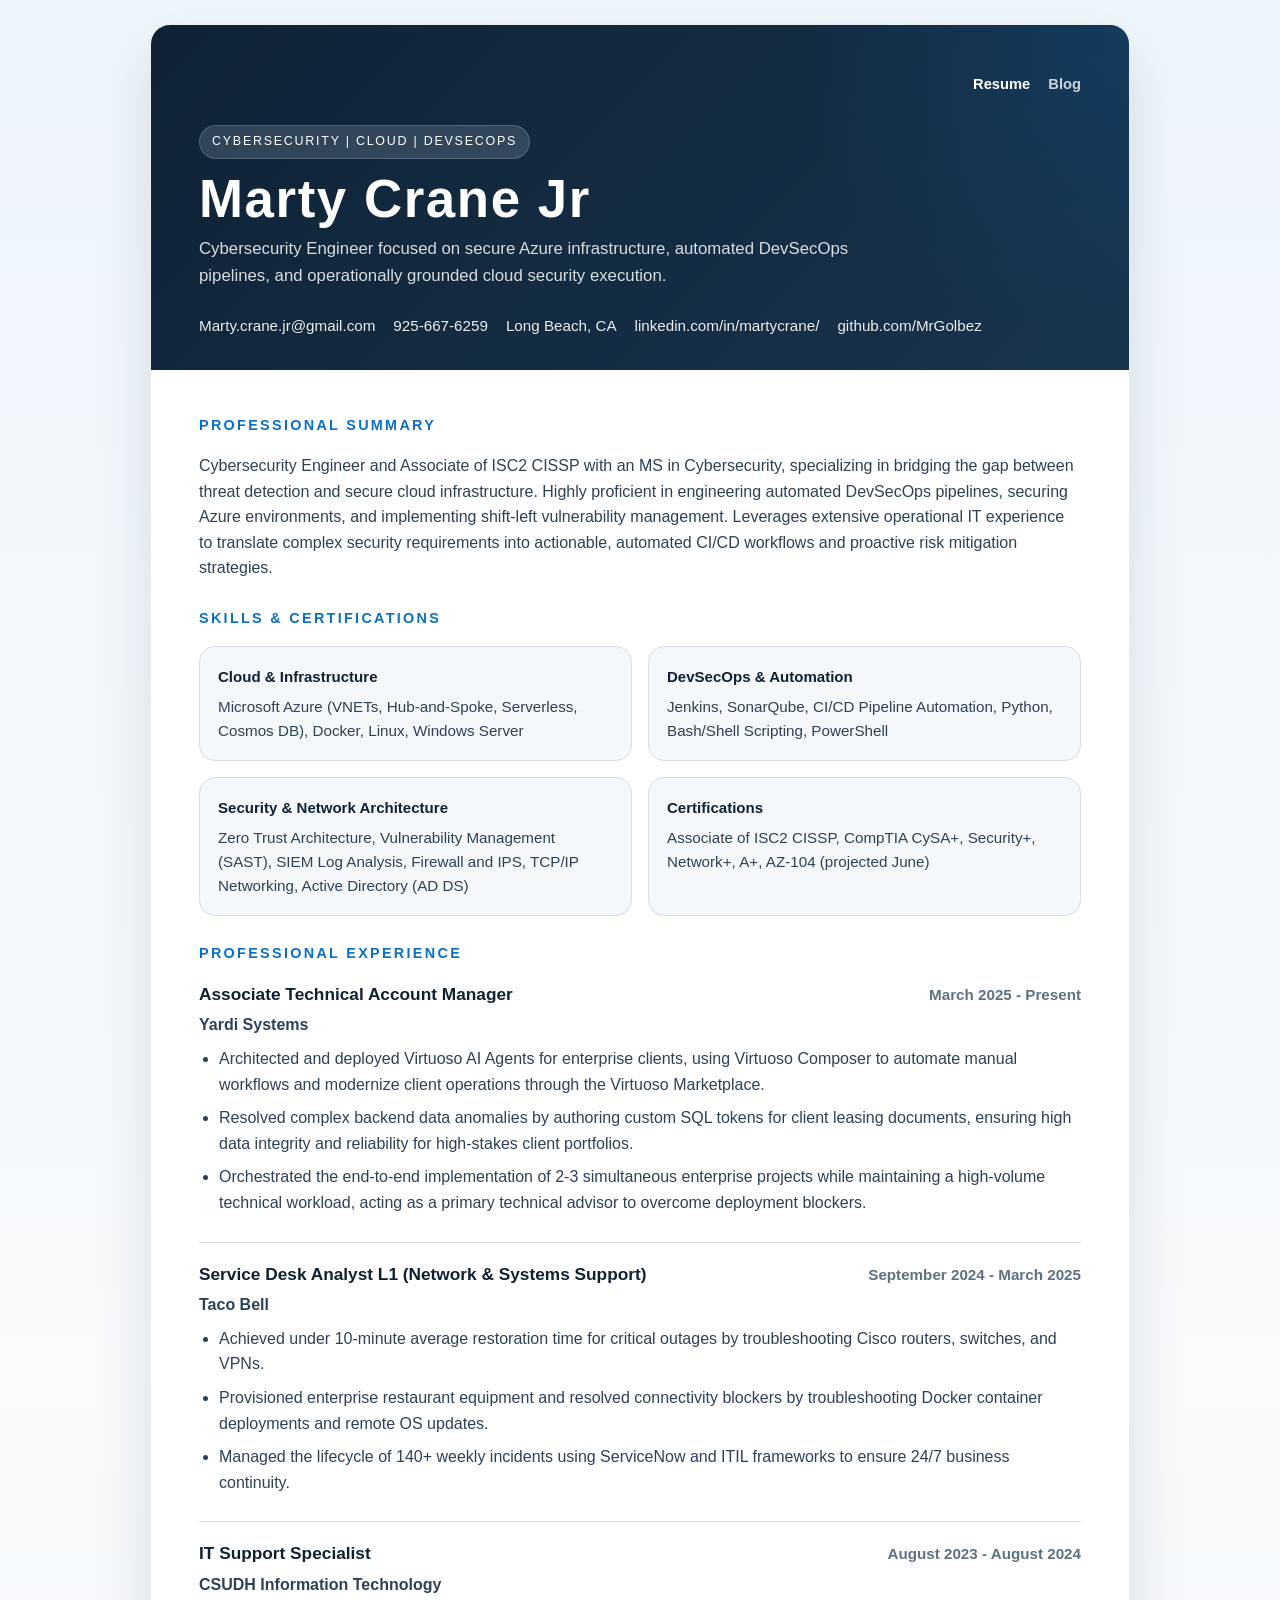
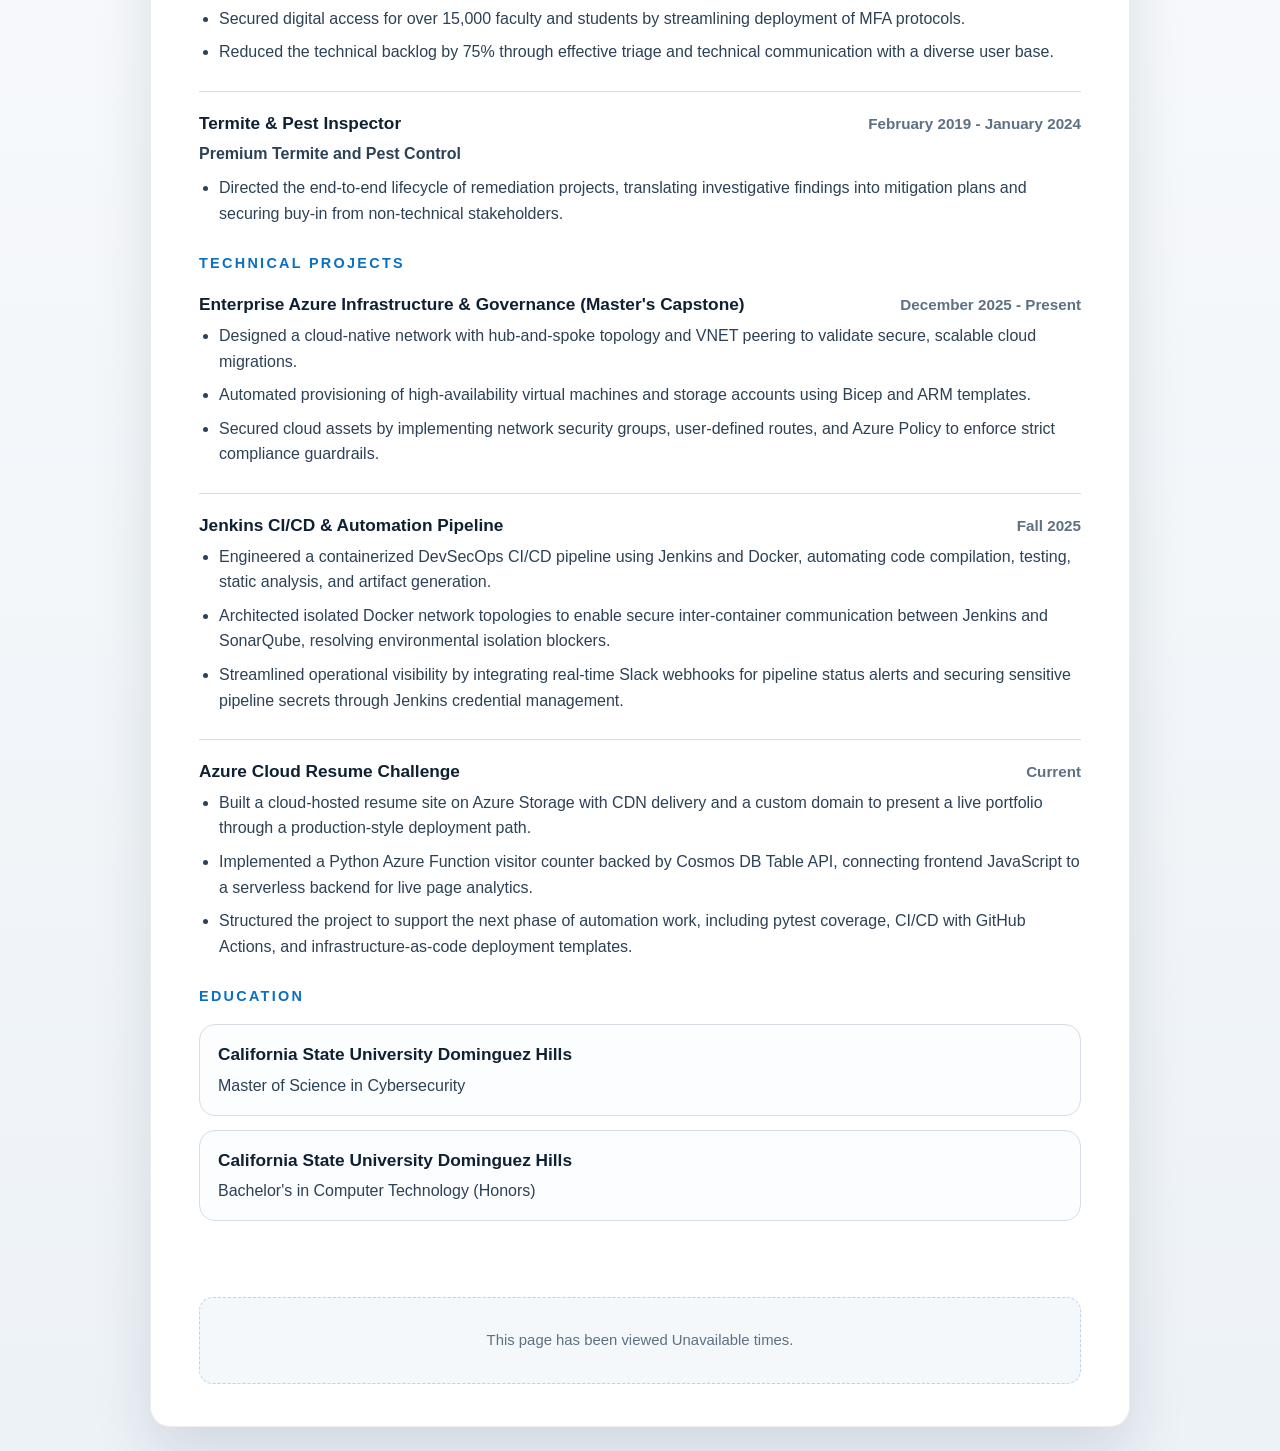
<file: index.html>
<!DOCTYPE html>
<html lang="en">
<head>
    <meta charset="UTF-8">
    <meta name="viewport" content="width=device-width, initial-scale=1.0">
    <title>Marty Crane Jr - Cybersecurity Engineer</title>
    <link rel="stylesheet" href="styles.css">
</head>
<body>
    <div class="container">
        <header>
            <nav class="site-nav" aria-label="Primary navigation">
                <a href="index.html" aria-current="page">Resume</a>
                <a href="blog.html">Blog</a>
            </nav>
            <span class="eyebrow">Cybersecurity | Cloud | DevSecOps</span>
            <h1>Marty Crane Jr</h1>
            <p class="headline">Cybersecurity Engineer focused on secure Azure infrastructure, automated DevSecOps pipelines, and operationally grounded cloud security execution.</p>
            <div class="contact-info">
                <a href="mailto:Marty.crane.jr@gmail.com">Marty.crane.jr@gmail.com</a>
                <span>925-667-6259</span>
                <span>Long Beach, CA</span>
                <a href="https://linkedin.com/in/martycrane/" target="_blank" rel="noreferrer">linkedin.com/in/martycrane/</a>
                <a href="https://github.com/MrGolbez" target="_blank" rel="noreferrer">github.com/MrGolbez</a>
            </div>
        </header>

        <main>
            <section>
                <h2>Professional Summary</h2>
                <p class="summary">Cybersecurity Engineer and Associate of ISC2 CISSP with an MS in Cybersecurity, specializing in bridging the gap between threat detection and secure cloud infrastructure. Highly proficient in engineering automated DevSecOps pipelines, securing Azure environments, and implementing shift-left vulnerability management. Leverages extensive operational IT experience to translate complex security requirements into actionable, automated CI/CD workflows and proactive risk mitigation strategies.</p>
            </section>

            <section>
                <h2>Skills &amp; Certifications</h2>
                <div class="skills-grid">
                    <div class="skill-card">
                        <strong>Cloud &amp; Infrastructure</strong>
                        <p>Microsoft Azure (VNETs, Hub-and-Spoke, Serverless, Cosmos DB), Docker, Linux, Windows Server</p>
                    </div>
                    <div class="skill-card">
                        <strong>DevSecOps &amp; Automation</strong>
                        <p>Jenkins, SonarQube, CI/CD Pipeline Automation, Python, Bash/Shell Scripting, PowerShell</p>
                    </div>
                    <div class="skill-card">
                        <strong>Security &amp; Network Architecture</strong>
                        <p>Zero Trust Architecture, Vulnerability Management (SAST), SIEM Log Analysis, Firewall and IPS, TCP/IP Networking, Active Directory (AD DS)</p>
                    </div>
                    <div class="skill-card">
                        <strong>Certifications</strong>
                        <p>Associate of ISC2 CISSP, CompTIA CySA+, Security+, Network+, A+, AZ-104 (projected June)</p>
                    </div>
                </div>
            </section>

            <section>
                <h2>Professional Experience</h2>

                <div class="section-item">
                    <div class="flex-heading">
                        <span class="job-title">Associate Technical Account Manager</span>
                        <span class="date">March 2025 - Present</span>
                    </div>
                    <div class="company">Yardi Systems</div>
                    <ul>
                        <li>Architected and deployed Virtuoso AI Agents for enterprise clients, using Virtuoso Composer to automate manual workflows and modernize client operations through the Virtuoso Marketplace.</li>
                        <li>Resolved complex backend data anomalies by authoring custom SQL tokens for client leasing documents, ensuring high data integrity and reliability for high-stakes client portfolios.</li>
                        <li>Orchestrated the end-to-end implementation of 2-3 simultaneous enterprise projects while maintaining a high-volume technical workload, acting as a primary technical advisor to overcome deployment blockers.</li>
                    </ul>
                </div>

                <div class="section-item">
                    <div class="flex-heading">
                        <span class="job-title">Service Desk Analyst L1 (Network &amp; Systems Support)</span>
                        <span class="date">September 2024 - March 2025</span>
                    </div>
                    <div class="company">Taco Bell</div>
                    <ul>
                        <li>Achieved under 10-minute average restoration time for critical outages by troubleshooting Cisco routers, switches, and VPNs.</li>
                        <li>Provisioned enterprise restaurant equipment and resolved connectivity blockers by troubleshooting Docker container deployments and remote OS updates.</li>
                        <li>Managed the lifecycle of 140+ weekly incidents using ServiceNow and ITIL frameworks to ensure 24/7 business continuity.</li>
                    </ul>
                </div>

                <div class="section-item">
                    <div class="flex-heading">
                        <span class="job-title">IT Support Specialist</span>
                        <span class="date">August 2023 - August 2024</span>
                    </div>
                    <div class="company">CSUDH Information Technology</div>
                    <ul>
                        <li>Secured digital access for over 15,000 faculty and students by streamlining deployment of MFA protocols.</li>
                        <li>Reduced the technical backlog by 75% through effective triage and technical communication with a diverse user base.</li>
                    </ul>
                </div>

                <div class="section-item">
                    <div class="flex-heading">
                        <span class="job-title">Termite &amp; Pest Inspector</span>
                        <span class="date">February 2019 - January 2024</span>
                    </div>
                    <div class="company">Premium Termite and Pest Control</div>
                    <ul>
                        <li>Directed the end-to-end lifecycle of remediation projects, translating investigative findings into mitigation plans and securing buy-in from non-technical stakeholders.</li>
                    </ul>
                </div>
            </section>

            <section>
                <h2>Technical Projects</h2>

                <div class="section-item">
                    <div class="flex-heading">
                        <span class="project-title">Enterprise Azure Infrastructure &amp; Governance (Master's Capstone)</span>
                        <span class="date">December 2025 - Present</span>
                    </div>
                    <ul>
                        <li>Designed a cloud-native network with hub-and-spoke topology and VNET peering to validate secure, scalable cloud migrations.</li>
                        <li>Automated provisioning of high-availability virtual machines and storage accounts using Bicep and ARM templates.</li>
                        <li>Secured cloud assets by implementing network security groups, user-defined routes, and Azure Policy to enforce strict compliance guardrails.</li>
                    </ul>
                </div>

                <div class="section-item">
                    <div class="flex-heading">
                        <span class="project-title">Jenkins CI/CD &amp; Automation Pipeline</span>
                        <span class="date">Fall 2025</span>
                    </div>
                    <ul>
                        <li>Engineered a containerized DevSecOps CI/CD pipeline using Jenkins and Docker, automating code compilation, testing, static analysis, and artifact generation.</li>
                        <li>Architected isolated Docker network topologies to enable secure inter-container communication between Jenkins and SonarQube, resolving environmental isolation blockers.</li>
                        <li>Streamlined operational visibility by integrating real-time Slack webhooks for pipeline status alerts and securing sensitive pipeline secrets through Jenkins credential management.</li>
                    </ul>
                </div>

                <div class="section-item">
                    <div class="flex-heading">
                        <span class="project-title">Azure Cloud Resume Challenge</span>
                        <span class="date">Current</span>
                    </div>
                    <ul>
                        <li>Built a cloud-hosted resume site on Azure Storage with CDN delivery and a custom domain to present a live portfolio through a production-style deployment path.</li>
                        <li>Implemented a Python Azure Function visitor counter backed by Cosmos DB Table API, connecting frontend JavaScript to a serverless backend for live page analytics.</li>
                        <li>Structured the project to support the next phase of automation work, including pytest coverage, CI/CD with GitHub Actions, and infrastructure-as-code deployment templates.</li>
                    </ul>
                </div>
            </section>

            <section>
                <h2>Education</h2>
                <div class="education-list">
                    <div class="education-item">
                        <div class="school-name">California State University Dominguez Hills</div>
                        <p>Master of Science in Cybersecurity</p>
                    </div>
                    <div class="education-item">
                        <div class="school-name">California State University Dominguez Hills</div>
                        <p>Bachelor's in Computer Technology (Honors)</p>
                    </div>
                </div>
            </section>
        </main>

        <footer class="counter-section">
            <p>This page has been viewed <span id="visitor-count" data-api-url="https://martycrane-resume-api-bxa8bwb9bsfrckb8.westus-01.azurewebsites.net/api/getresumecounter">Loading...</span> times.</p>
        </footer>
    </div>

    <script src="visitor-counter.js"></script>
</body>
</html>
</file>
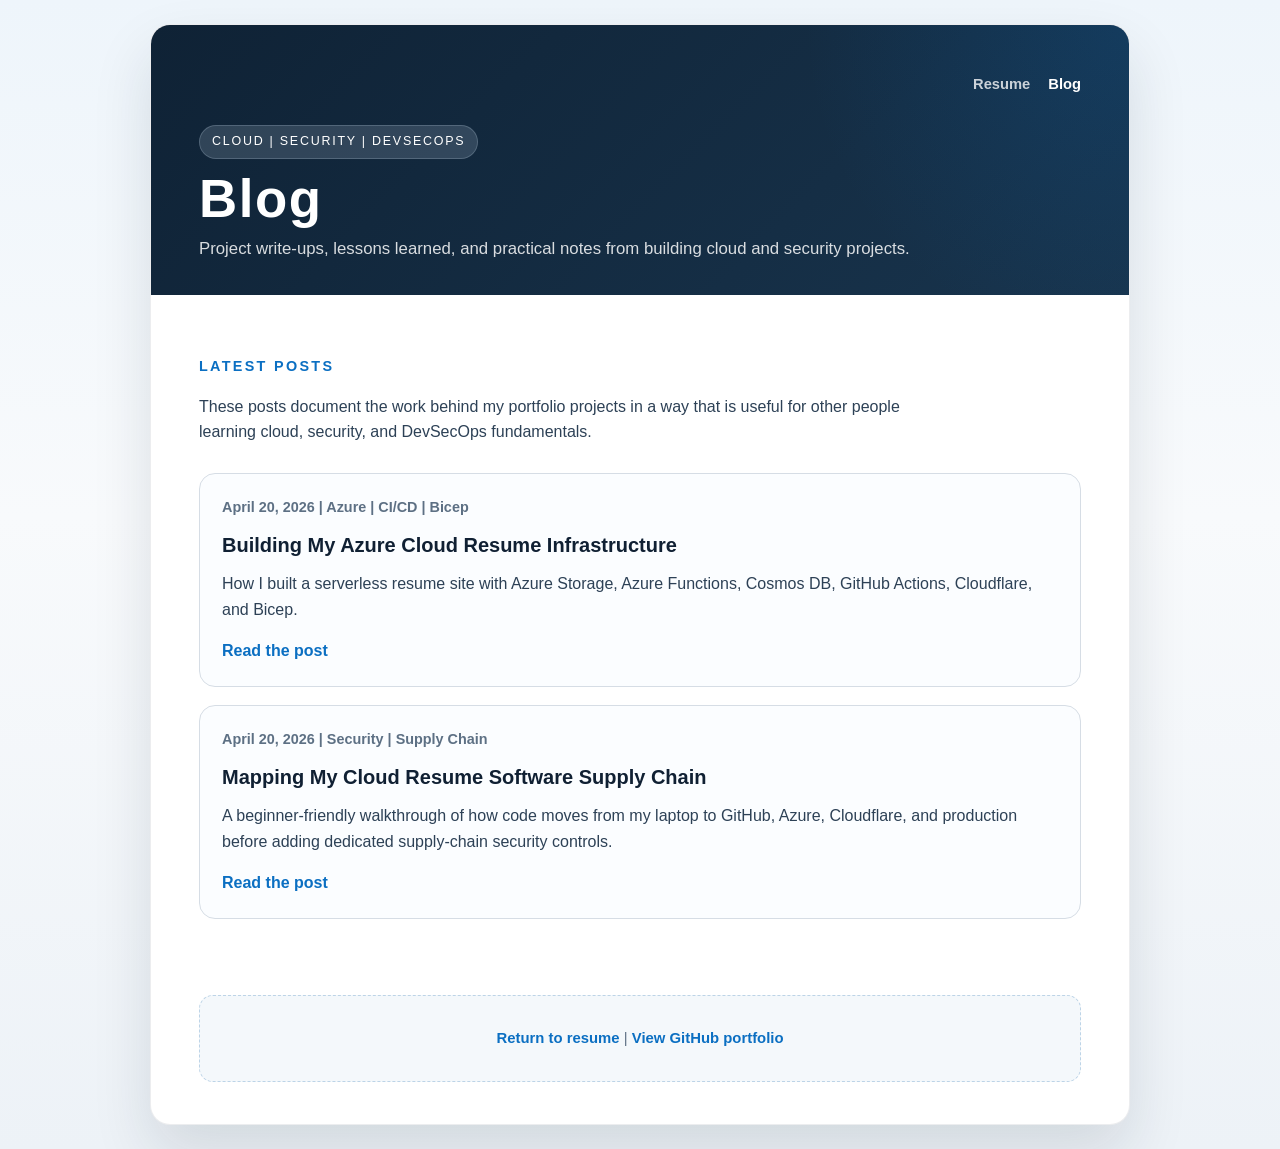
<file: blog.html>
<!DOCTYPE html>
<html lang="en">
<head>
    <meta charset="UTF-8">
    <meta name="viewport" content="width=device-width, initial-scale=1.0">
    <title>Blog - Marty Crane Jr</title>
    <link rel="stylesheet" href="styles.css">
</head>
<body>
    <div class="container">
        <header>
            <nav class="site-nav" aria-label="Primary navigation">
                <a href="index.html">Resume</a>
                <a href="blog.html" aria-current="page">Blog</a>
            </nav>
            <span class="eyebrow">Cloud | Security | DevSecOps</span>
            <h1>Blog</h1>
            <p class="headline">Project write-ups, lessons learned, and practical notes from building cloud and security projects.</p>
        </header>

        <main class="article-layout">
            <section class="blog-intro">
                <h2>Latest Posts</h2>
                <p class="summary">These posts document the work behind my portfolio projects in a way that is useful for other people learning cloud, security, and DevSecOps fundamentals.</p>
            </section>

            <section class="post-list" aria-label="Blog posts">
                <article class="post-card">
                    <div class="post-card-meta">April 20, 2026 | Azure | CI/CD | Bicep</div>
                    <h2><a href="posts/2026-04-20-cloud-resume-challenge.html">Building My Azure Cloud Resume Infrastructure</a></h2>
                    <p>How I built a serverless resume site with Azure Storage, Azure Functions, Cosmos DB, GitHub Actions, Cloudflare, and Bicep.</p>
                    <a class="read-more" href="posts/2026-04-20-cloud-resume-challenge.html">Read the post</a>
                </article>

                <article class="post-card">
                    <div class="post-card-meta">April 20, 2026 | Security | Supply Chain</div>
                    <h2><a href="posts/2026-04-20-supply-chain-baseline.html">Mapping My Cloud Resume Software Supply Chain</a></h2>
                    <p>A beginner-friendly walkthrough of how code moves from my laptop to GitHub, Azure, Cloudflare, and production before adding dedicated supply-chain security controls.</p>
                    <a class="read-more" href="posts/2026-04-20-supply-chain-baseline.html">Read the post</a>
                </article>
            </section>
        </main>

        <footer class="counter-section">
            <p><a href="index.html">Return to resume</a> | <a href="https://github.com/MrGolbez" target="_blank" rel="noreferrer">View GitHub portfolio</a></p>
        </footer>
    </div>
</body>
</html>
</file>
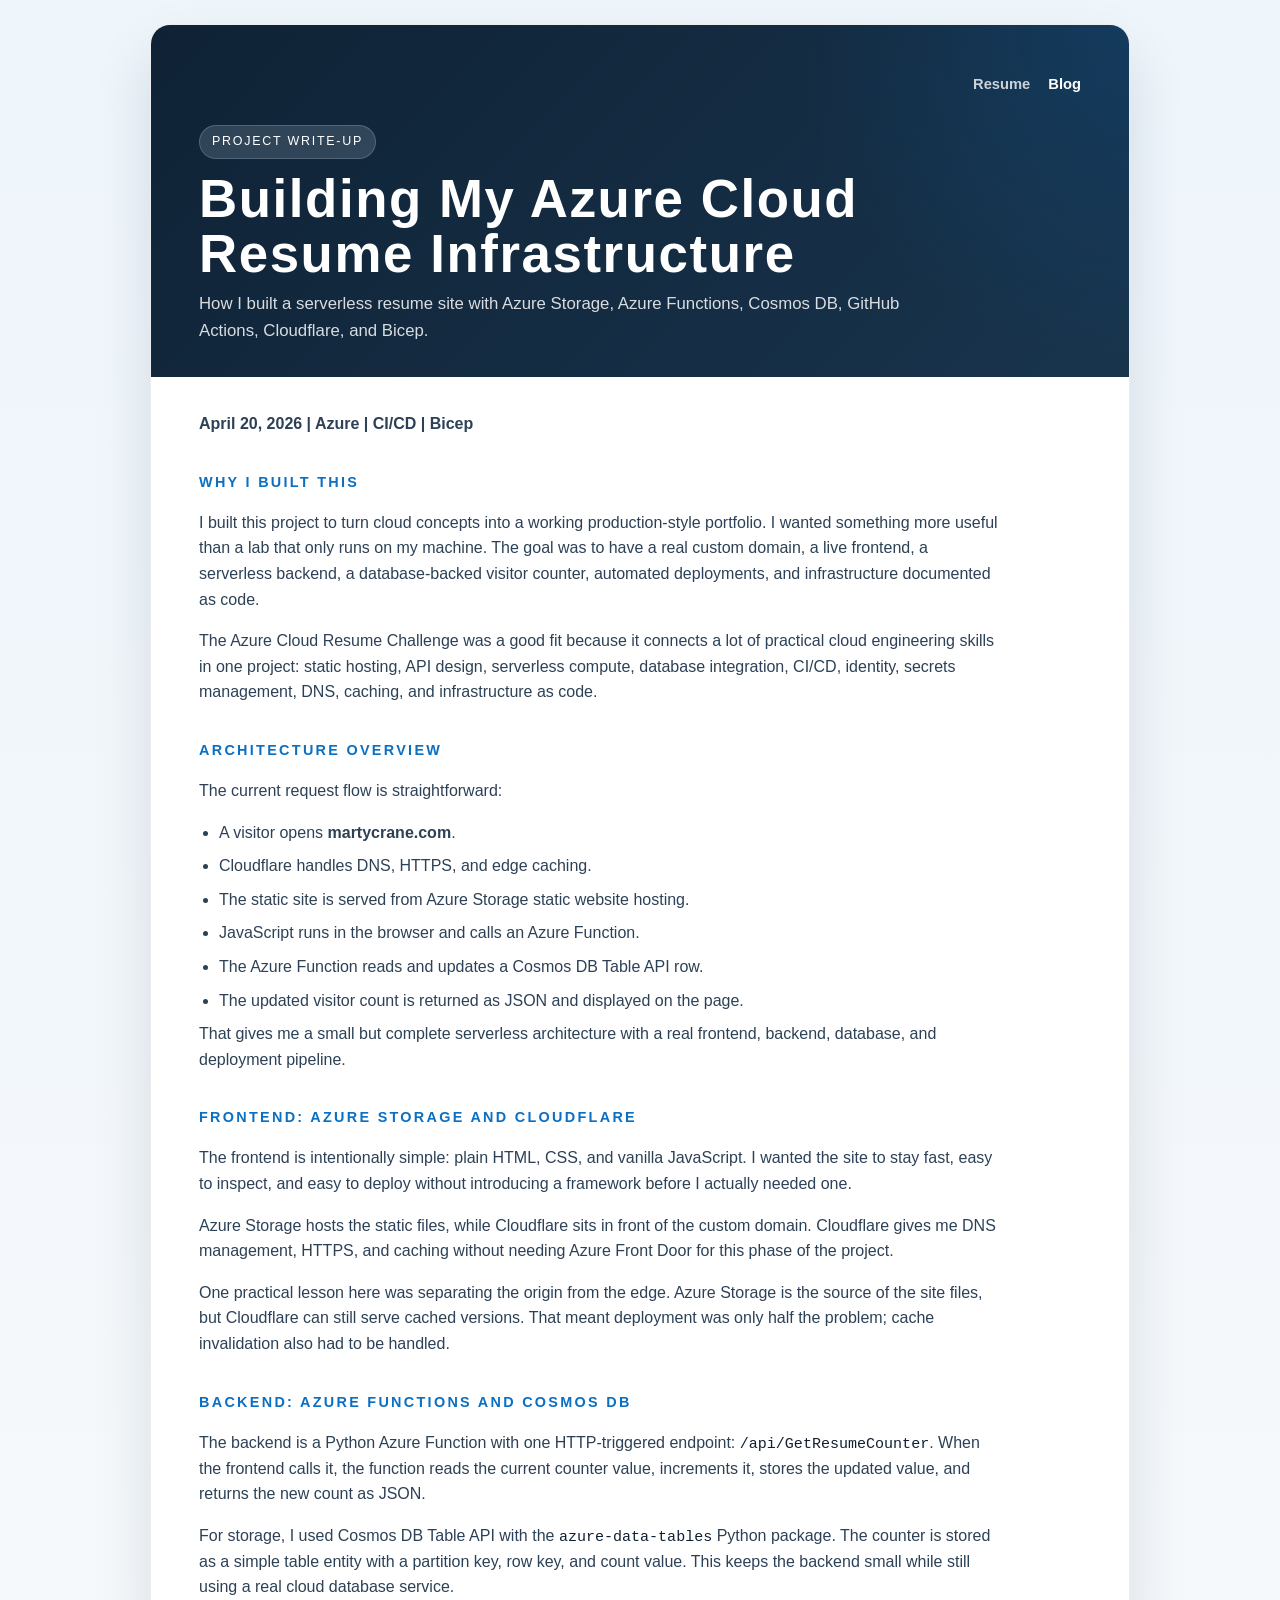
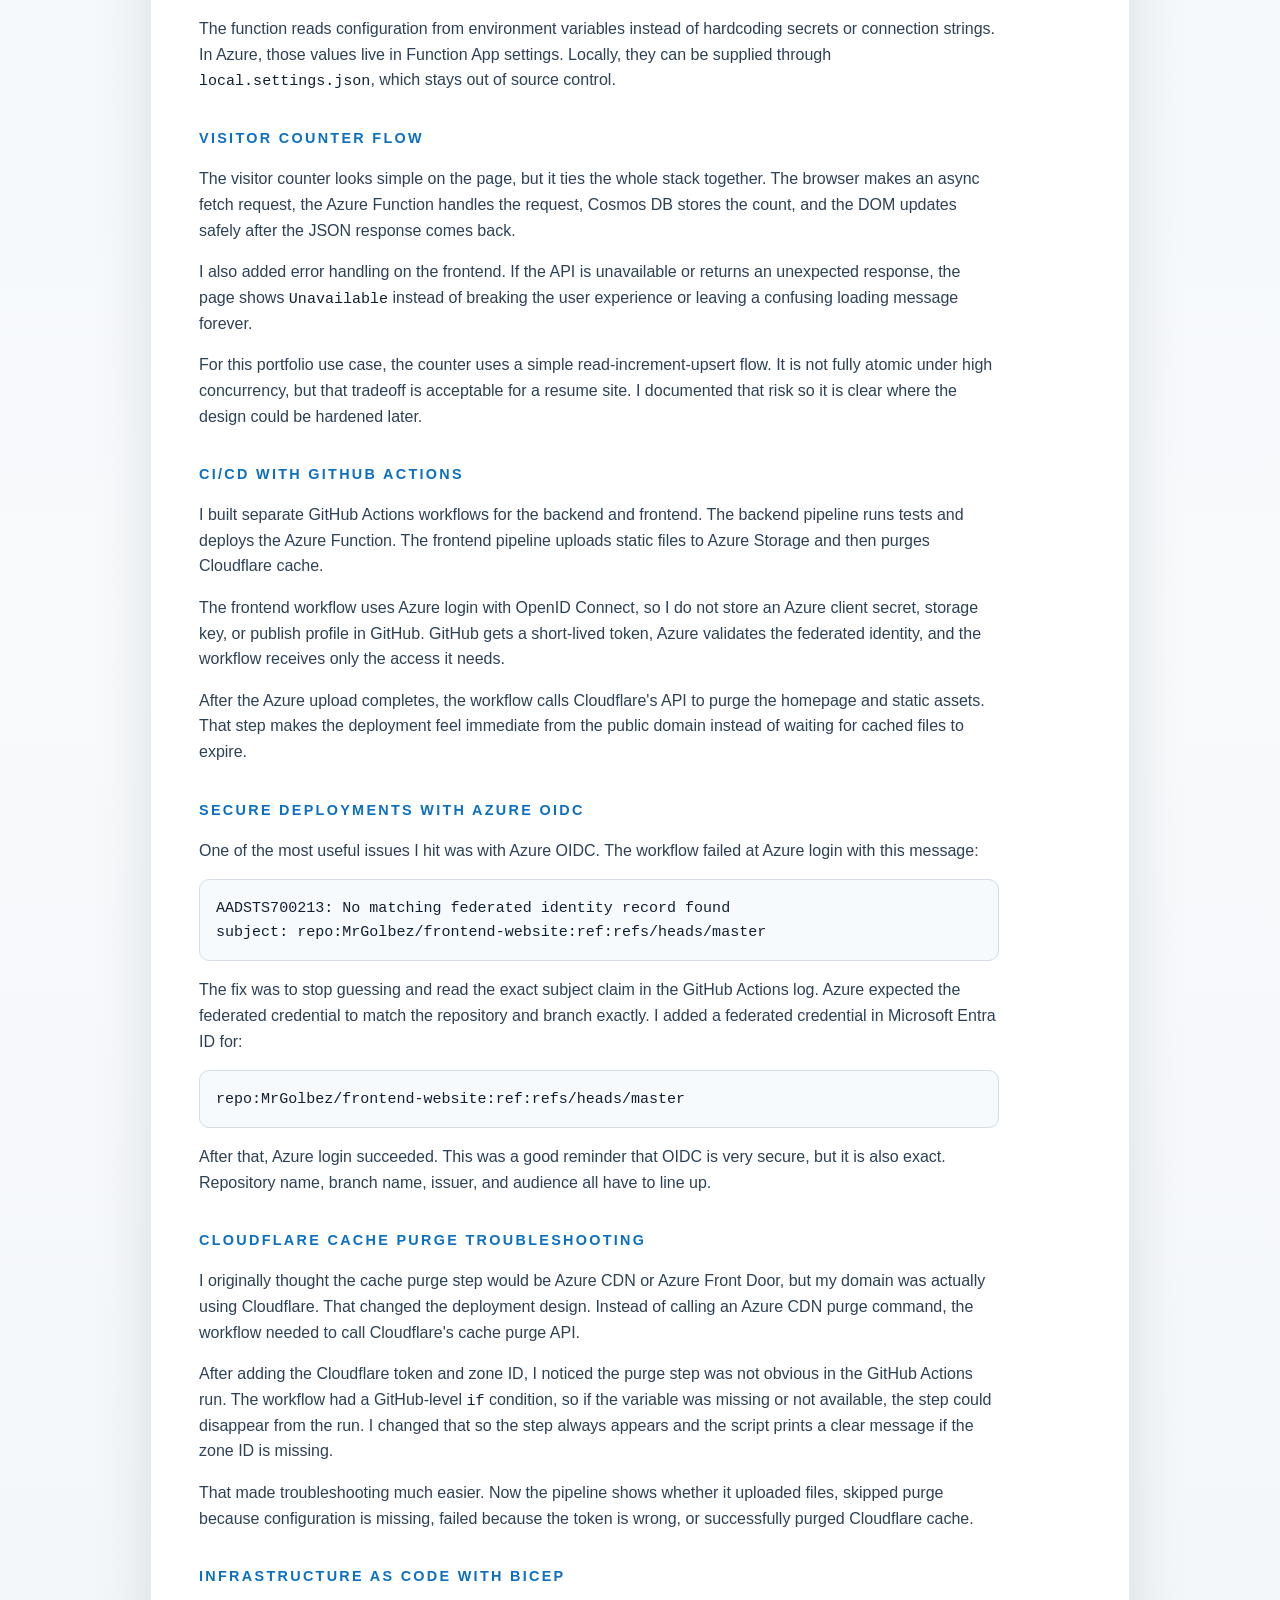
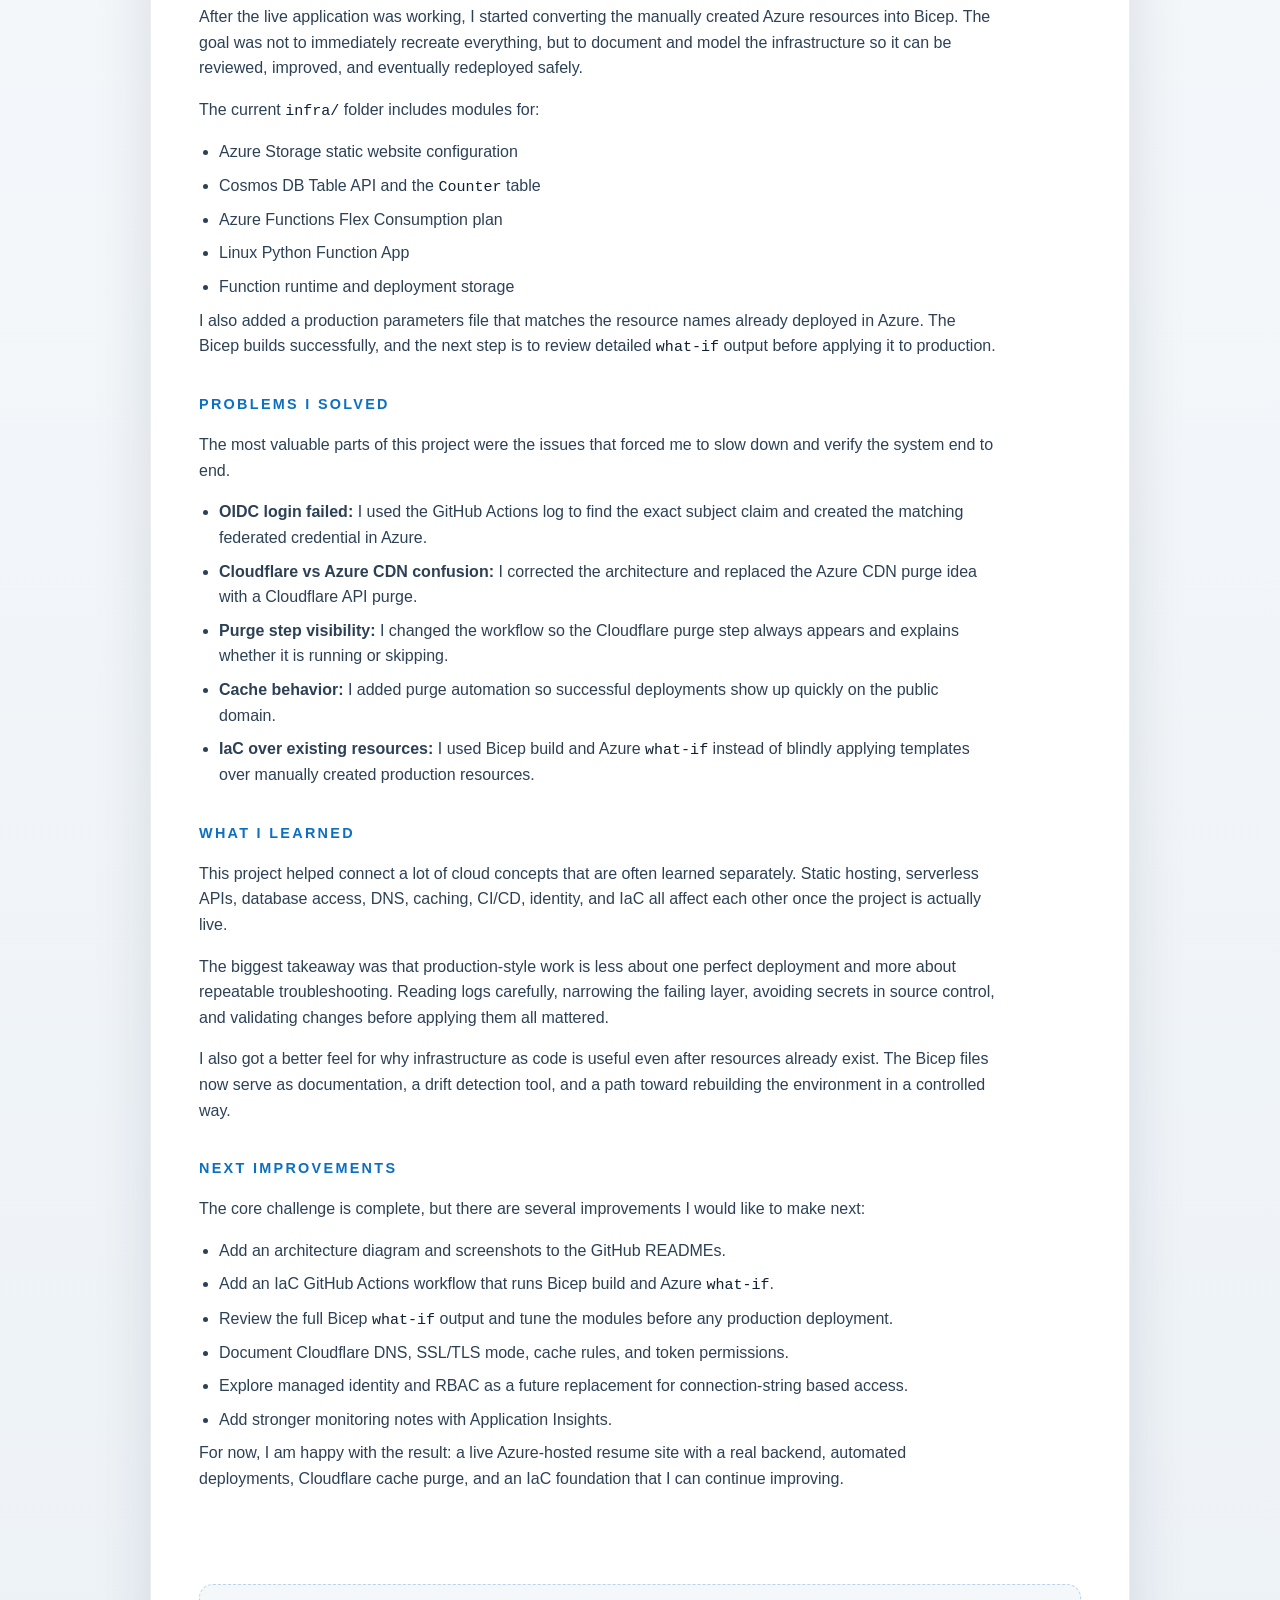
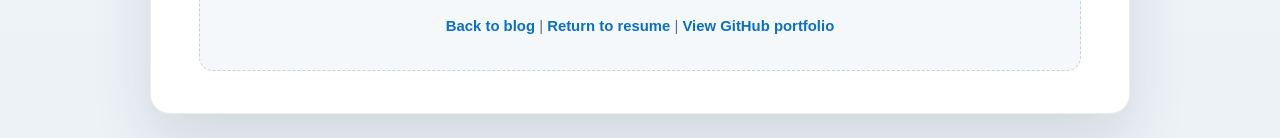
<file: posts/2026-04-20-cloud-resume-challenge.html>
<!DOCTYPE html>
<html lang="en">
<head>
    <meta charset="UTF-8">
    <meta name="viewport" content="width=device-width, initial-scale=1.0">
    <title>Building My Azure Cloud Resume Infrastructure - Marty Crane Jr</title>
    <link rel="stylesheet" href="../styles.css">
</head>
<body>
    <div class="container">
        <header>
            <nav class="site-nav" aria-label="Primary navigation">
                <a href="../index.html">Resume</a>
                <a href="../blog.html" aria-current="page">Blog</a>
            </nav>
            <span class="eyebrow">Project Write-Up</span>
            <h1>Building My Azure Cloud Resume Infrastructure</h1>
            <p class="headline">How I built a serverless resume site with Azure Storage, Azure Functions, Cosmos DB, GitHub Actions, Cloudflare, and Bicep.</p>
        </header>

        <main class="article-layout">
            <article class="blog-article">
                <p class="article-meta">April 20, 2026 | Azure | CI/CD | Bicep</p>

                <section>
                    <h2>Why I Built This</h2>
                    <p>I built this project to turn cloud concepts into a working production-style portfolio. I wanted something more useful than a lab that only runs on my machine. The goal was to have a real custom domain, a live frontend, a serverless backend, a database-backed visitor counter, automated deployments, and infrastructure documented as code.</p>
                    <p>The Azure Cloud Resume Challenge was a good fit because it connects a lot of practical cloud engineering skills in one project: static hosting, API design, serverless compute, database integration, CI/CD, identity, secrets management, DNS, caching, and infrastructure as code.</p>
                </section>

                <section>
                    <h2>Architecture Overview</h2>
                    <p>The current request flow is straightforward:</p>
                    <ul>
                        <li>A visitor opens <strong>martycrane.com</strong>.</li>
                        <li>Cloudflare handles DNS, HTTPS, and edge caching.</li>
                        <li>The static site is served from Azure Storage static website hosting.</li>
                        <li>JavaScript runs in the browser and calls an Azure Function.</li>
                        <li>The Azure Function reads and updates a Cosmos DB Table API row.</li>
                        <li>The updated visitor count is returned as JSON and displayed on the page.</li>
                    </ul>
                    <p>That gives me a small but complete serverless architecture with a real frontend, backend, database, and deployment pipeline.</p>
                </section>

                <section>
                    <h2>Frontend: Azure Storage And Cloudflare</h2>
                    <p>The frontend is intentionally simple: plain HTML, CSS, and vanilla JavaScript. I wanted the site to stay fast, easy to inspect, and easy to deploy without introducing a framework before I actually needed one.</p>
                    <p>Azure Storage hosts the static files, while Cloudflare sits in front of the custom domain. Cloudflare gives me DNS management, HTTPS, and caching without needing Azure Front Door for this phase of the project.</p>
                    <p>One practical lesson here was separating the origin from the edge. Azure Storage is the source of the site files, but Cloudflare can still serve cached versions. That meant deployment was only half the problem; cache invalidation also had to be handled.</p>
                </section>

                <section>
                    <h2>Backend: Azure Functions And Cosmos DB</h2>
                    <p>The backend is a Python Azure Function with one HTTP-triggered endpoint: <code>/api/GetResumeCounter</code>. When the frontend calls it, the function reads the current counter value, increments it, stores the updated value, and returns the new count as JSON.</p>
                    <p>For storage, I used Cosmos DB Table API with the <code>azure-data-tables</code> Python package. The counter is stored as a simple table entity with a partition key, row key, and count value. This keeps the backend small while still using a real cloud database service.</p>
                    <p>The function reads configuration from environment variables instead of hardcoding secrets or connection strings. In Azure, those values live in Function App settings. Locally, they can be supplied through <code>local.settings.json</code>, which stays out of source control.</p>
                </section>

                <section>
                    <h2>Visitor Counter Flow</h2>
                    <p>The visitor counter looks simple on the page, but it ties the whole stack together. The browser makes an async fetch request, the Azure Function handles the request, Cosmos DB stores the count, and the DOM updates safely after the JSON response comes back.</p>
                    <p>I also added error handling on the frontend. If the API is unavailable or returns an unexpected response, the page shows <code>Unavailable</code> instead of breaking the user experience or leaving a confusing loading message forever.</p>
                    <p>For this portfolio use case, the counter uses a simple read-increment-upsert flow. It is not fully atomic under high concurrency, but that tradeoff is acceptable for a resume site. I documented that risk so it is clear where the design could be hardened later.</p>
                </section>

                <section>
                    <h2>CI/CD With GitHub Actions</h2>
                    <p>I built separate GitHub Actions workflows for the backend and frontend. The backend pipeline runs tests and deploys the Azure Function. The frontend pipeline uploads static files to Azure Storage and then purges Cloudflare cache.</p>
                    <p>The frontend workflow uses Azure login with OpenID Connect, so I do not store an Azure client secret, storage key, or publish profile in GitHub. GitHub gets a short-lived token, Azure validates the federated identity, and the workflow receives only the access it needs.</p>
                    <p>After the Azure upload completes, the workflow calls Cloudflare's API to purge the homepage and static assets. That step makes the deployment feel immediate from the public domain instead of waiting for cached files to expire.</p>
                </section>

                <section>
                    <h2>Secure Deployments With Azure OIDC</h2>
                    <p>One of the most useful issues I hit was with Azure OIDC. The workflow failed at Azure login with this message:</p>
                    <pre><code>AADSTS700213: No matching federated identity record found
subject: repo:MrGolbez/frontend-website:ref:refs/heads/master</code></pre>
                    <p>The fix was to stop guessing and read the exact subject claim in the GitHub Actions log. Azure expected the federated credential to match the repository and branch exactly. I added a federated credential in Microsoft Entra ID for:</p>
                    <pre><code>repo:MrGolbez/frontend-website:ref:refs/heads/master</code></pre>
                    <p>After that, Azure login succeeded. This was a good reminder that OIDC is very secure, but it is also exact. Repository name, branch name, issuer, and audience all have to line up.</p>
                </section>

                <section>
                    <h2>Cloudflare Cache Purge Troubleshooting</h2>
                    <p>I originally thought the cache purge step would be Azure CDN or Azure Front Door, but my domain was actually using Cloudflare. That changed the deployment design. Instead of calling an Azure CDN purge command, the workflow needed to call Cloudflare's cache purge API.</p>
                    <p>After adding the Cloudflare token and zone ID, I noticed the purge step was not obvious in the GitHub Actions run. The workflow had a GitHub-level <code>if</code> condition, so if the variable was missing or not available, the step could disappear from the run. I changed that so the step always appears and the script prints a clear message if the zone ID is missing.</p>
                    <p>That made troubleshooting much easier. Now the pipeline shows whether it uploaded files, skipped purge because configuration is missing, failed because the token is wrong, or successfully purged Cloudflare cache.</p>
                </section>

                <section>
                    <h2>Infrastructure As Code With Bicep</h2>
                    <p>After the live application was working, I started converting the manually created Azure resources into Bicep. The goal was not to immediately recreate everything, but to document and model the infrastructure so it can be reviewed, improved, and eventually redeployed safely.</p>
                    <p>The current <code>infra/</code> folder includes modules for:</p>
                    <ul>
                        <li>Azure Storage static website configuration</li>
                        <li>Cosmos DB Table API and the <code>Counter</code> table</li>
                        <li>Azure Functions Flex Consumption plan</li>
                        <li>Linux Python Function App</li>
                        <li>Function runtime and deployment storage</li>
                    </ul>
                    <p>I also added a production parameters file that matches the resource names already deployed in Azure. The Bicep builds successfully, and the next step is to review detailed <code>what-if</code> output before applying it to production.</p>
                </section>

                <section>
                    <h2>Problems I Solved</h2>
                    <p>The most valuable parts of this project were the issues that forced me to slow down and verify the system end to end.</p>
                    <ul>
                        <li><strong>OIDC login failed:</strong> I used the GitHub Actions log to find the exact subject claim and created the matching federated credential in Azure.</li>
                        <li><strong>Cloudflare vs Azure CDN confusion:</strong> I corrected the architecture and replaced the Azure CDN purge idea with a Cloudflare API purge.</li>
                        <li><strong>Purge step visibility:</strong> I changed the workflow so the Cloudflare purge step always appears and explains whether it is running or skipping.</li>
                        <li><strong>Cache behavior:</strong> I added purge automation so successful deployments show up quickly on the public domain.</li>
                        <li><strong>IaC over existing resources:</strong> I used Bicep build and Azure <code>what-if</code> instead of blindly applying templates over manually created production resources.</li>
                    </ul>
                </section>

                <section>
                    <h2>What I Learned</h2>
                    <p>This project helped connect a lot of cloud concepts that are often learned separately. Static hosting, serverless APIs, database access, DNS, caching, CI/CD, identity, and IaC all affect each other once the project is actually live.</p>
                    <p>The biggest takeaway was that production-style work is less about one perfect deployment and more about repeatable troubleshooting. Reading logs carefully, narrowing the failing layer, avoiding secrets in source control, and validating changes before applying them all mattered.</p>
                    <p>I also got a better feel for why infrastructure as code is useful even after resources already exist. The Bicep files now serve as documentation, a drift detection tool, and a path toward rebuilding the environment in a controlled way.</p>
                </section>

                <section>
                    <h2>Next Improvements</h2>
                    <p>The core challenge is complete, but there are several improvements I would like to make next:</p>
                    <ul>
                        <li>Add an architecture diagram and screenshots to the GitHub READMEs.</li>
                        <li>Add an IaC GitHub Actions workflow that runs Bicep build and Azure <code>what-if</code>.</li>
                        <li>Review the full Bicep <code>what-if</code> output and tune the modules before any production deployment.</li>
                        <li>Document Cloudflare DNS, SSL/TLS mode, cache rules, and token permissions.</li>
                        <li>Explore managed identity and RBAC as a future replacement for connection-string based access.</li>
                        <li>Add stronger monitoring notes with Application Insights.</li>
                    </ul>
                    <p>For now, I am happy with the result: a live Azure-hosted resume site with a real backend, automated deployments, Cloudflare cache purge, and an IaC foundation that I can continue improving.</p>
                </section>
            </article>
        </main>

        <footer class="counter-section">
            <p><a href="../blog.html">Back to blog</a> | <a href="../index.html">Return to resume</a> | <a href="https://github.com/MrGolbez" target="_blank" rel="noreferrer">View GitHub portfolio</a></p>
        </footer>
    </div>
</body>
</html>
</file>
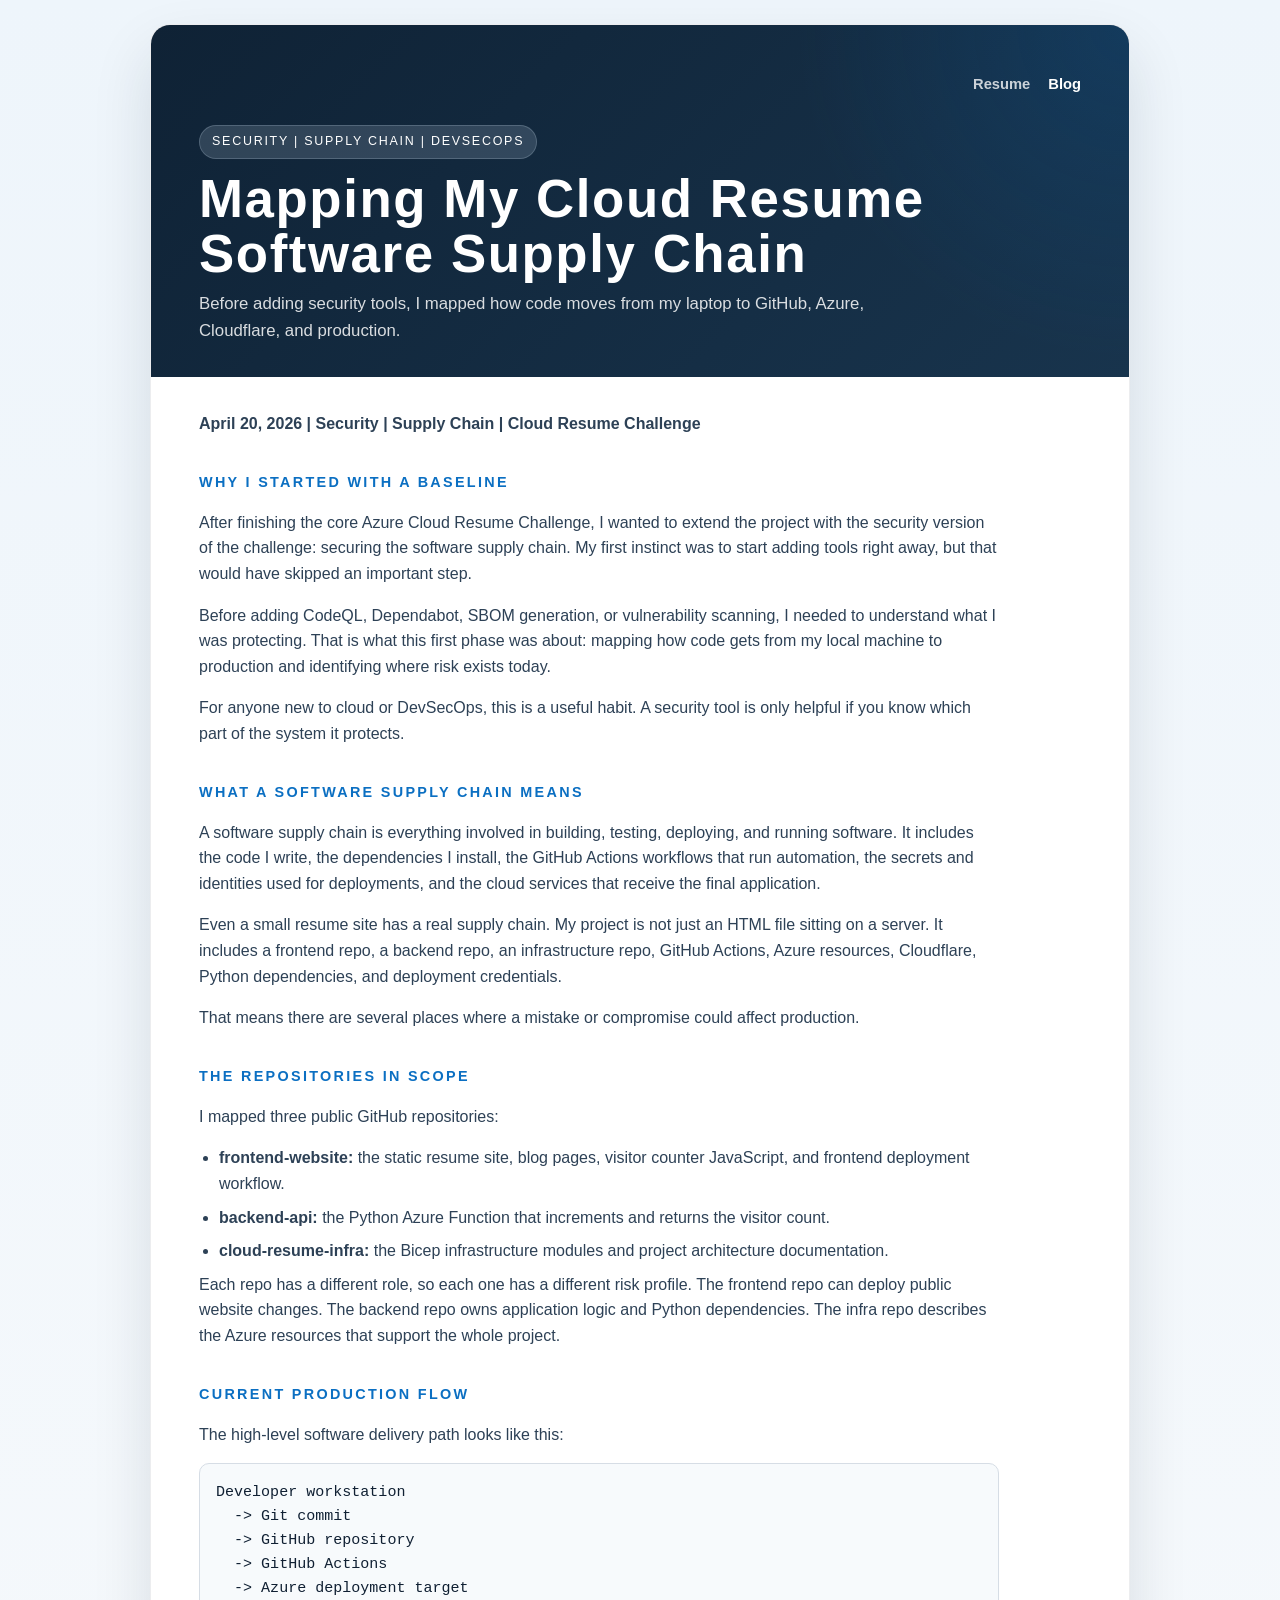
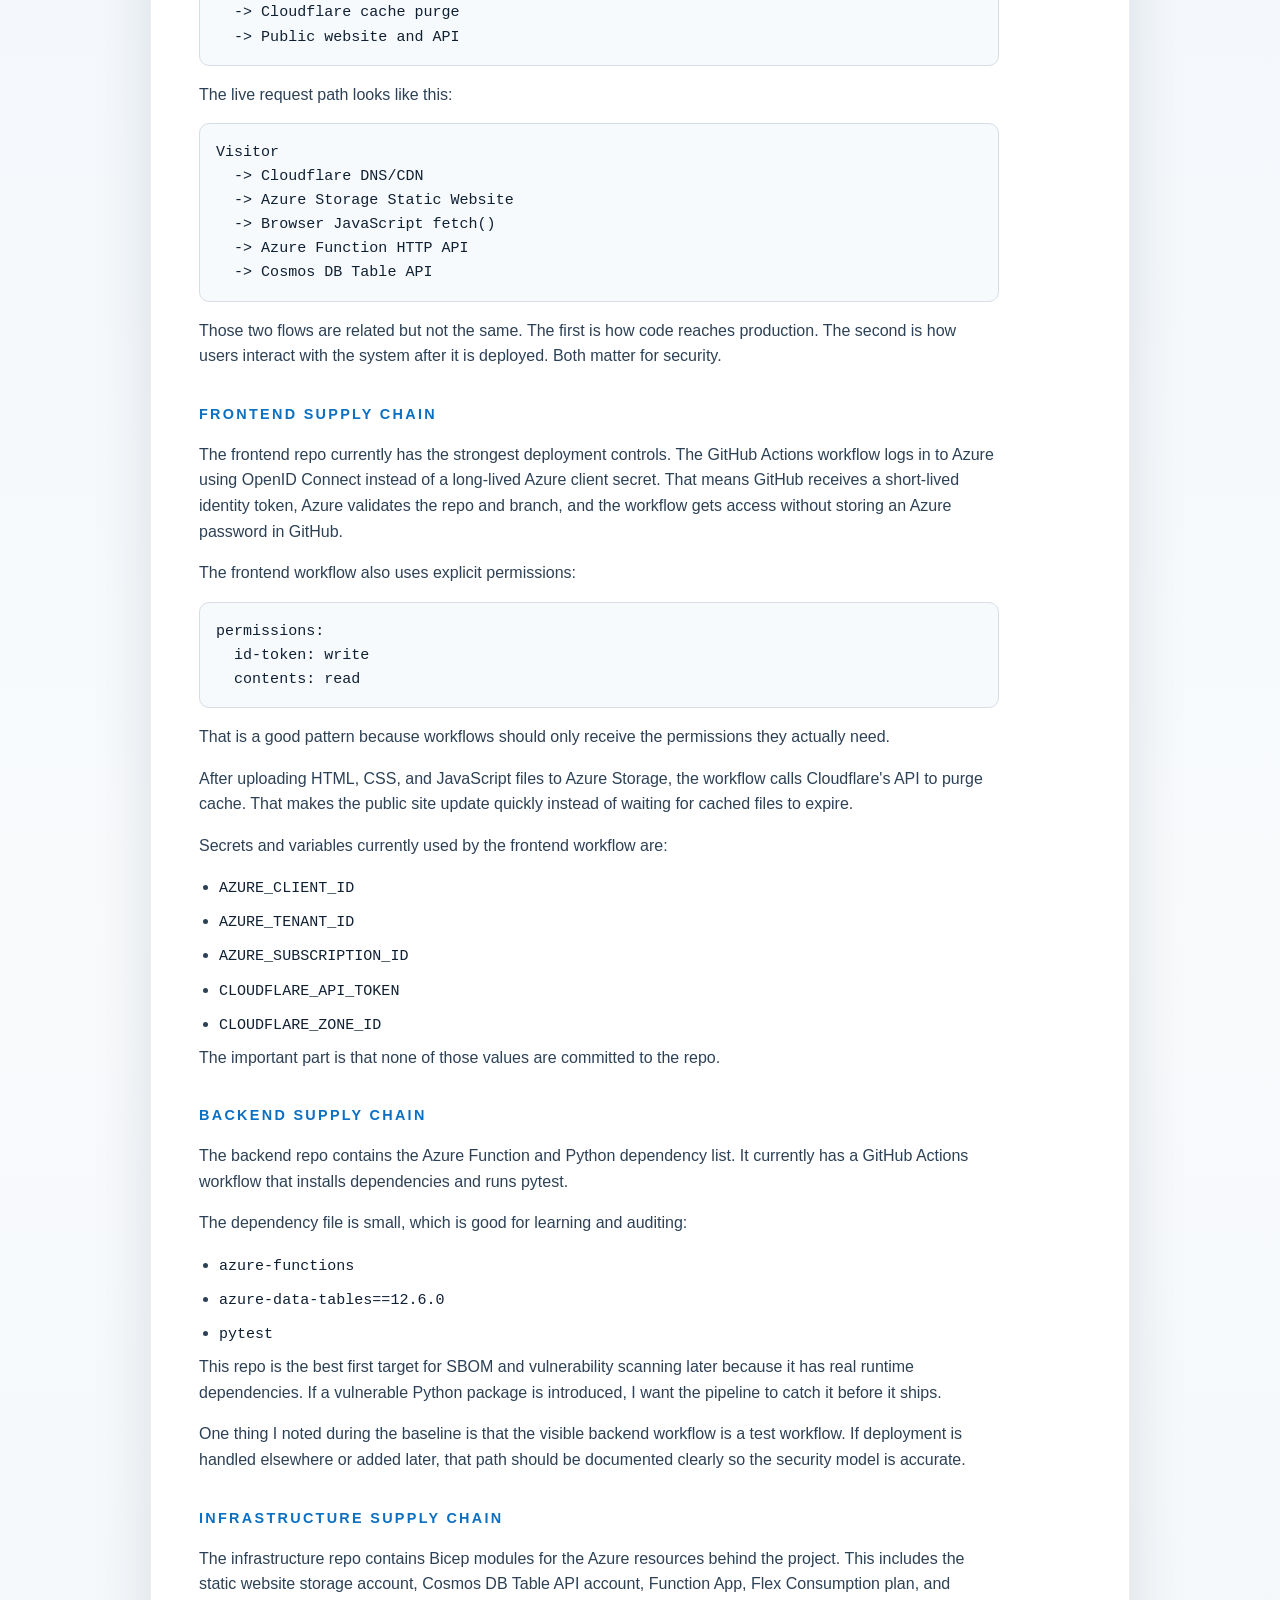
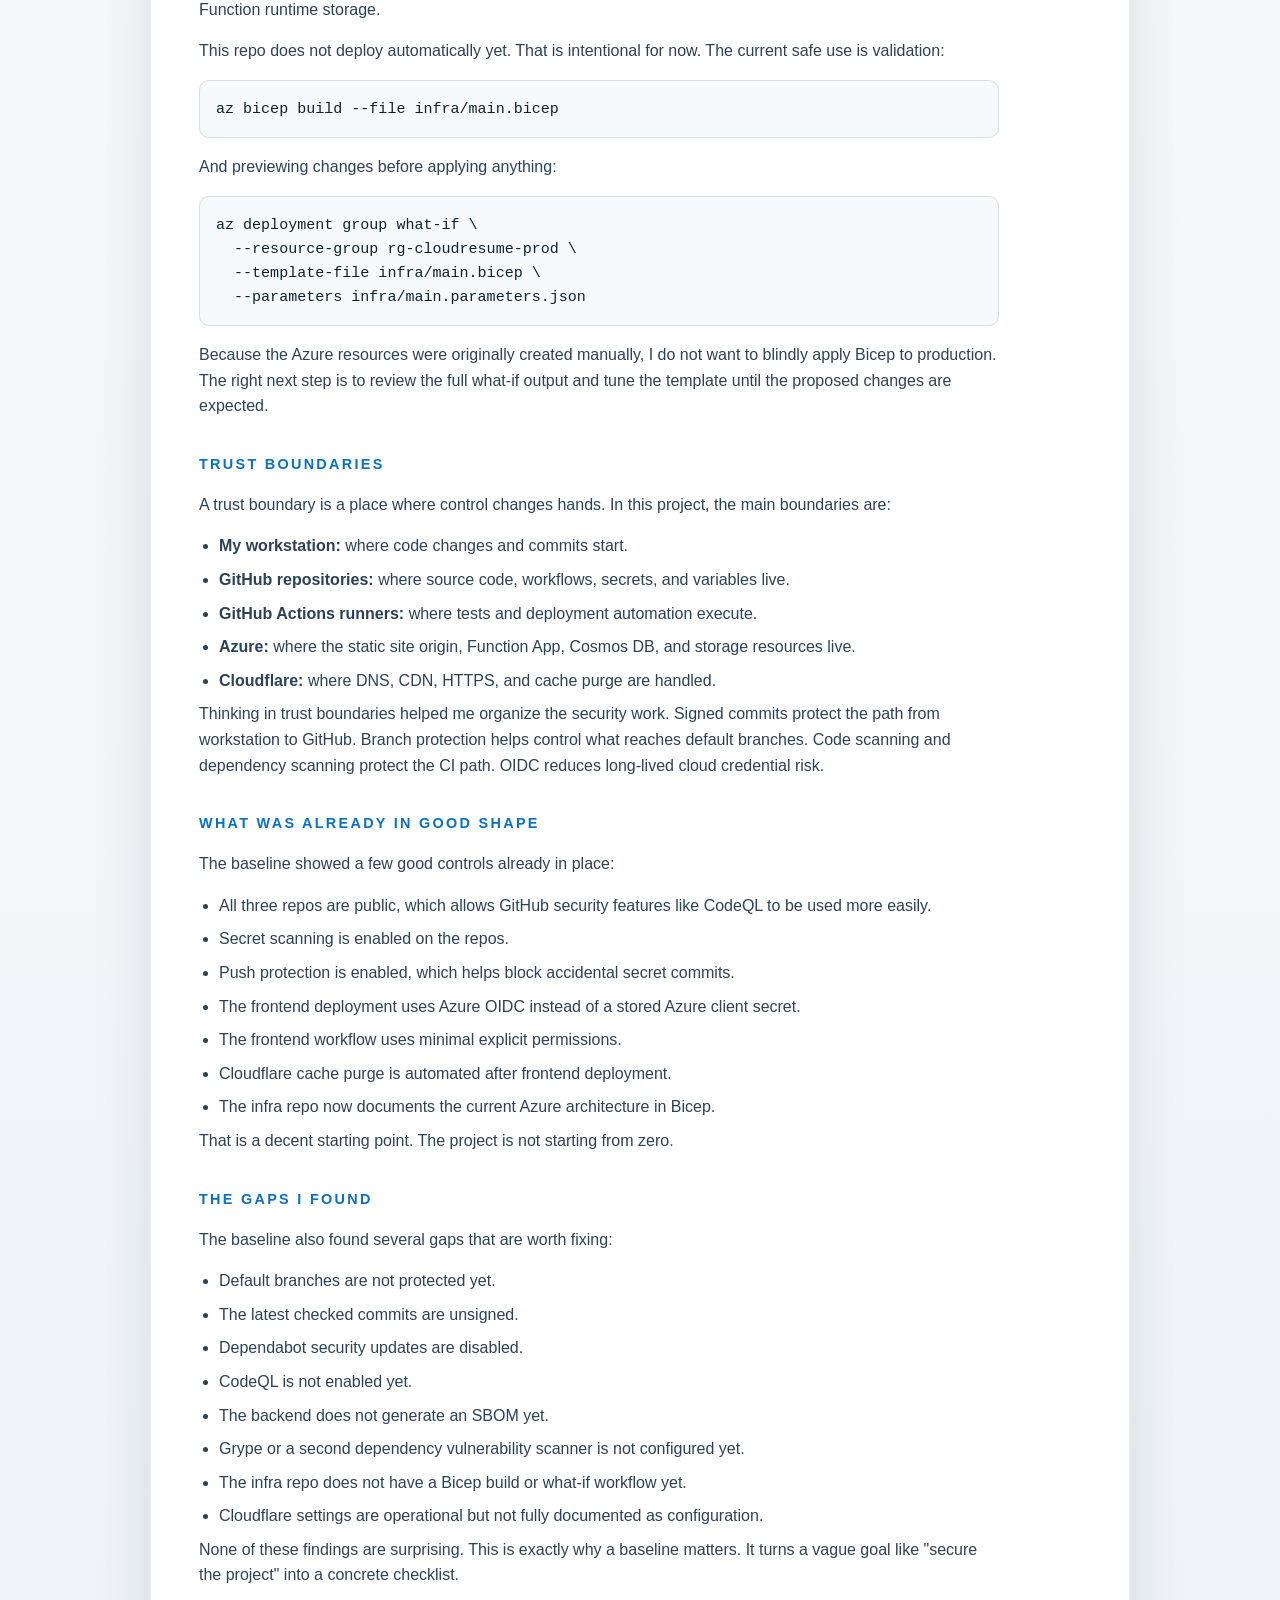
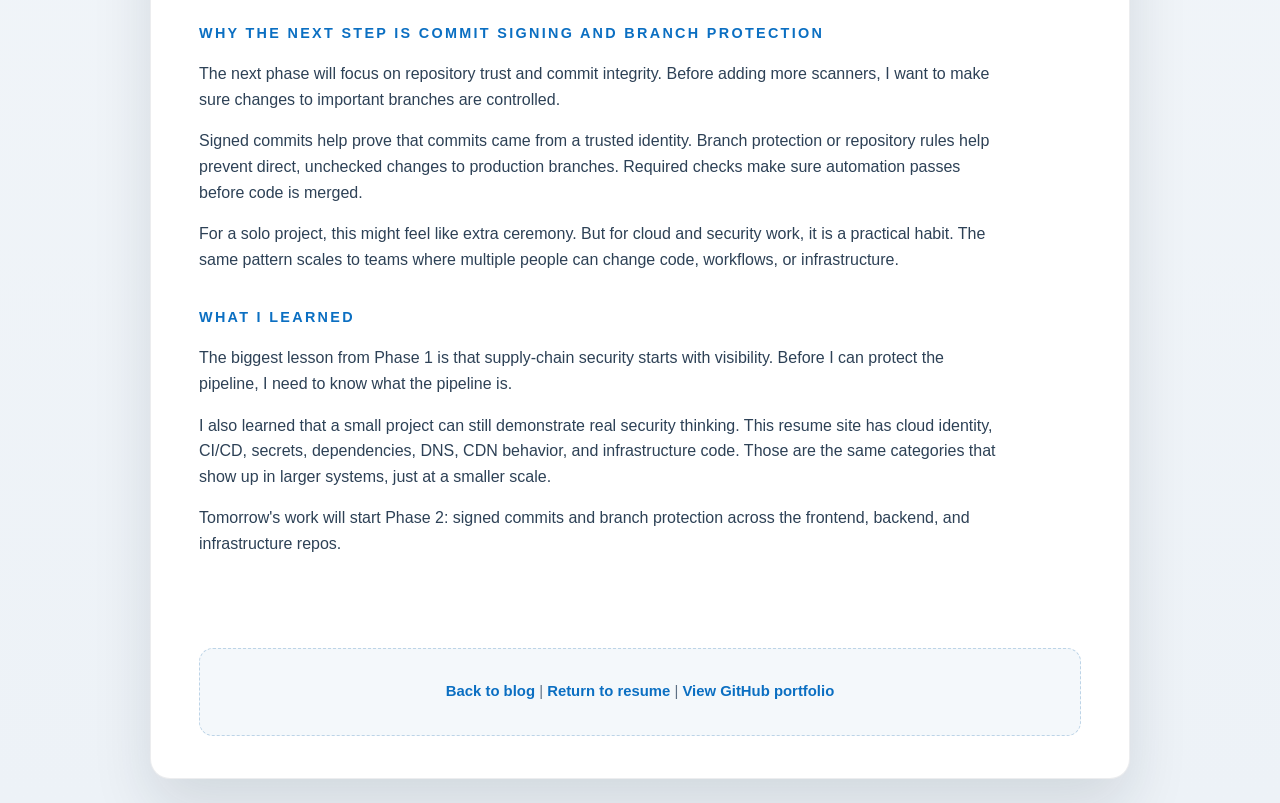
<file: posts/2026-04-20-supply-chain-baseline.html>
<!DOCTYPE html>
<html lang="en">
<head>
    <meta charset="UTF-8">
    <meta name="viewport" content="width=device-width, initial-scale=1.0">
    <title>Mapping My Cloud Resume Software Supply Chain - Marty Crane Jr</title>
    <link rel="stylesheet" href="../styles.css">
</head>
<body>
    <div class="container">
        <header>
            <nav class="site-nav" aria-label="Primary navigation">
                <a href="../index.html">Resume</a>
                <a href="../blog.html" aria-current="page">Blog</a>
            </nav>
            <span class="eyebrow">Security | Supply Chain | DevSecOps</span>
            <h1>Mapping My Cloud Resume Software Supply Chain</h1>
            <p class="headline">Before adding security tools, I mapped how code moves from my laptop to GitHub, Azure, Cloudflare, and production.</p>
        </header>

        <main class="article-layout">
            <article class="blog-article">
                <p class="article-meta">April 20, 2026 | Security | Supply Chain | Cloud Resume Challenge</p>

                <section>
                    <h2>Why I Started With A Baseline</h2>
                    <p>After finishing the core Azure Cloud Resume Challenge, I wanted to extend the project with the security version of the challenge: securing the software supply chain. My first instinct was to start adding tools right away, but that would have skipped an important step.</p>
                    <p>Before adding CodeQL, Dependabot, SBOM generation, or vulnerability scanning, I needed to understand what I was protecting. That is what this first phase was about: mapping how code gets from my local machine to production and identifying where risk exists today.</p>
                    <p>For anyone new to cloud or DevSecOps, this is a useful habit. A security tool is only helpful if you know which part of the system it protects.</p>
                </section>

                <section>
                    <h2>What A Software Supply Chain Means</h2>
                    <p>A software supply chain is everything involved in building, testing, deploying, and running software. It includes the code I write, the dependencies I install, the GitHub Actions workflows that run automation, the secrets and identities used for deployments, and the cloud services that receive the final application.</p>
                    <p>Even a small resume site has a real supply chain. My project is not just an HTML file sitting on a server. It includes a frontend repo, a backend repo, an infrastructure repo, GitHub Actions, Azure resources, Cloudflare, Python dependencies, and deployment credentials.</p>
                    <p>That means there are several places where a mistake or compromise could affect production.</p>
                </section>

                <section>
                    <h2>The Repositories In Scope</h2>
                    <p>I mapped three public GitHub repositories:</p>
                    <ul>
                        <li><strong>frontend-website:</strong> the static resume site, blog pages, visitor counter JavaScript, and frontend deployment workflow.</li>
                        <li><strong>backend-api:</strong> the Python Azure Function that increments and returns the visitor count.</li>
                        <li><strong>cloud-resume-infra:</strong> the Bicep infrastructure modules and project architecture documentation.</li>
                    </ul>
                    <p>Each repo has a different role, so each one has a different risk profile. The frontend repo can deploy public website changes. The backend repo owns application logic and Python dependencies. The infra repo describes the Azure resources that support the whole project.</p>
                </section>

                <section>
                    <h2>Current Production Flow</h2>
                    <p>The high-level software delivery path looks like this:</p>
                    <pre><code>Developer workstation
  -> Git commit
  -> GitHub repository
  -> GitHub Actions
  -> Azure deployment target
  -> Cloudflare cache purge
  -> Public website and API</code></pre>
                    <p>The live request path looks like this:</p>
                    <pre><code>Visitor
  -> Cloudflare DNS/CDN
  -> Azure Storage Static Website
  -> Browser JavaScript fetch()
  -> Azure Function HTTP API
  -> Cosmos DB Table API</code></pre>
                    <p>Those two flows are related but not the same. The first is how code reaches production. The second is how users interact with the system after it is deployed. Both matter for security.</p>
                </section>

                <section>
                    <h2>Frontend Supply Chain</h2>
                    <p>The frontend repo currently has the strongest deployment controls. The GitHub Actions workflow logs in to Azure using OpenID Connect instead of a long-lived Azure client secret. That means GitHub receives a short-lived identity token, Azure validates the repo and branch, and the workflow gets access without storing an Azure password in GitHub.</p>
                    <p>The frontend workflow also uses explicit permissions:</p>
                    <pre><code>permissions:
  id-token: write
  contents: read</code></pre>
                    <p>That is a good pattern because workflows should only receive the permissions they actually need.</p>
                    <p>After uploading HTML, CSS, and JavaScript files to Azure Storage, the workflow calls Cloudflare's API to purge cache. That makes the public site update quickly instead of waiting for cached files to expire.</p>
                    <p>Secrets and variables currently used by the frontend workflow are:</p>
                    <ul>
                        <li><code>AZURE_CLIENT_ID</code></li>
                        <li><code>AZURE_TENANT_ID</code></li>
                        <li><code>AZURE_SUBSCRIPTION_ID</code></li>
                        <li><code>CLOUDFLARE_API_TOKEN</code></li>
                        <li><code>CLOUDFLARE_ZONE_ID</code></li>
                    </ul>
                    <p>The important part is that none of those values are committed to the repo.</p>
                </section>

                <section>
                    <h2>Backend Supply Chain</h2>
                    <p>The backend repo contains the Azure Function and Python dependency list. It currently has a GitHub Actions workflow that installs dependencies and runs pytest.</p>
                    <p>The dependency file is small, which is good for learning and auditing:</p>
                    <ul>
                        <li><code>azure-functions</code></li>
                        <li><code>azure-data-tables==12.6.0</code></li>
                        <li><code>pytest</code></li>
                    </ul>
                    <p>This repo is the best first target for SBOM and vulnerability scanning later because it has real runtime dependencies. If a vulnerable Python package is introduced, I want the pipeline to catch it before it ships.</p>
                    <p>One thing I noted during the baseline is that the visible backend workflow is a test workflow. If deployment is handled elsewhere or added later, that path should be documented clearly so the security model is accurate.</p>
                </section>

                <section>
                    <h2>Infrastructure Supply Chain</h2>
                    <p>The infrastructure repo contains Bicep modules for the Azure resources behind the project. This includes the static website storage account, Cosmos DB Table API account, Function App, Flex Consumption plan, and Function runtime storage.</p>
                    <p>This repo does not deploy automatically yet. That is intentional for now. The current safe use is validation:</p>
                    <pre><code>az bicep build --file infra/main.bicep</code></pre>
                    <p>And previewing changes before applying anything:</p>
                    <pre><code>az deployment group what-if \
  --resource-group rg-cloudresume-prod \
  --template-file infra/main.bicep \
  --parameters infra/main.parameters.json</code></pre>
                    <p>Because the Azure resources were originally created manually, I do not want to blindly apply Bicep to production. The right next step is to review the full what-if output and tune the template until the proposed changes are expected.</p>
                </section>

                <section>
                    <h2>Trust Boundaries</h2>
                    <p>A trust boundary is a place where control changes hands. In this project, the main boundaries are:</p>
                    <ul>
                        <li><strong>My workstation:</strong> where code changes and commits start.</li>
                        <li><strong>GitHub repositories:</strong> where source code, workflows, secrets, and variables live.</li>
                        <li><strong>GitHub Actions runners:</strong> where tests and deployment automation execute.</li>
                        <li><strong>Azure:</strong> where the static site origin, Function App, Cosmos DB, and storage resources live.</li>
                        <li><strong>Cloudflare:</strong> where DNS, CDN, HTTPS, and cache purge are handled.</li>
                    </ul>
                    <p>Thinking in trust boundaries helped me organize the security work. Signed commits protect the path from workstation to GitHub. Branch protection helps control what reaches default branches. Code scanning and dependency scanning protect the CI path. OIDC reduces long-lived cloud credential risk.</p>
                </section>

                <section>
                    <h2>What Was Already In Good Shape</h2>
                    <p>The baseline showed a few good controls already in place:</p>
                    <ul>
                        <li>All three repos are public, which allows GitHub security features like CodeQL to be used more easily.</li>
                        <li>Secret scanning is enabled on the repos.</li>
                        <li>Push protection is enabled, which helps block accidental secret commits.</li>
                        <li>The frontend deployment uses Azure OIDC instead of a stored Azure client secret.</li>
                        <li>The frontend workflow uses minimal explicit permissions.</li>
                        <li>Cloudflare cache purge is automated after frontend deployment.</li>
                        <li>The infra repo now documents the current Azure architecture in Bicep.</li>
                    </ul>
                    <p>That is a decent starting point. The project is not starting from zero.</p>
                </section>

                <section>
                    <h2>The Gaps I Found</h2>
                    <p>The baseline also found several gaps that are worth fixing:</p>
                    <ul>
                        <li>Default branches are not protected yet.</li>
                        <li>The latest checked commits are unsigned.</li>
                        <li>Dependabot security updates are disabled.</li>
                        <li>CodeQL is not enabled yet.</li>
                        <li>The backend does not generate an SBOM yet.</li>
                        <li>Grype or a second dependency vulnerability scanner is not configured yet.</li>
                        <li>The infra repo does not have a Bicep build or what-if workflow yet.</li>
                        <li>Cloudflare settings are operational but not fully documented as configuration.</li>
                    </ul>
                    <p>None of these findings are surprising. This is exactly why a baseline matters. It turns a vague goal like "secure the project" into a concrete checklist.</p>
                </section>

                <section>
                    <h2>Why The Next Step Is Commit Signing And Branch Protection</h2>
                    <p>The next phase will focus on repository trust and commit integrity. Before adding more scanners, I want to make sure changes to important branches are controlled.</p>
                    <p>Signed commits help prove that commits came from a trusted identity. Branch protection or repository rules help prevent direct, unchecked changes to production branches. Required checks make sure automation passes before code is merged.</p>
                    <p>For a solo project, this might feel like extra ceremony. But for cloud and security work, it is a practical habit. The same pattern scales to teams where multiple people can change code, workflows, or infrastructure.</p>
                </section>

                <section>
                    <h2>What I Learned</h2>
                    <p>The biggest lesson from Phase 1 is that supply-chain security starts with visibility. Before I can protect the pipeline, I need to know what the pipeline is.</p>
                    <p>I also learned that a small project can still demonstrate real security thinking. This resume site has cloud identity, CI/CD, secrets, dependencies, DNS, CDN behavior, and infrastructure code. Those are the same categories that show up in larger systems, just at a smaller scale.</p>
                    <p>Tomorrow's work will start Phase 2: signed commits and branch protection across the frontend, backend, and infrastructure repos.</p>
                </section>
            </article>
        </main>

        <footer class="counter-section">
            <p><a href="../blog.html">Back to blog</a> | <a href="../index.html">Return to resume</a> | <a href="https://github.com/MrGolbez" target="_blank" rel="noreferrer">View GitHub portfolio</a></p>
        </footer>
    </div>
</body>
</html>
</file>
<file: styles.css>
:root {
    --ink-900: #102033;
    --ink-700: #2d4156;
    --ink-500: #5d7084;
    --line: #d6dde5;
    --surface: #ffffff;
    --surface-alt: #f4f8fb;
    --accent: #0b6fc2;
    --accent-soft: #d8ebfb;
    --page: linear-gradient(180deg, #eef5fb 0%, #f8fafc 45%, #edf2f7 100%);
}

* {
    box-sizing: border-box;
}

body {
    margin: 0;
    padding: 24px;
    font-family: "Segoe UI", Tahoma, Geneva, Verdana, sans-serif;
    line-height: 1.6;
    color: var(--ink-900);
    background: var(--page);
}

.container {
    max-width: 980px;
    margin: 0 auto;
    background: var(--surface);
    border: 1px solid rgba(16, 32, 51, 0.08);
    border-radius: 20px;
    overflow: hidden;
    box-shadow: 0 28px 60px rgba(16, 32, 51, 0.12);
}

header {
    padding: 48px 48px 32px;
    background:
        radial-gradient(circle at top right, rgba(11, 111, 194, 0.18), transparent 32%),
        linear-gradient(135deg, #0f2235 0%, #18344d 100%);
    color: #ffffff;
}

.site-nav {
    display: flex;
    justify-content: flex-end;
    gap: 18px;
    margin-bottom: 28px;
    font-size: 0.92rem;
    font-weight: 700;
}

.site-nav a {
    color: rgba(255, 255, 255, 0.78);
    text-decoration: none;
}

.site-nav a[aria-current="page"],
.site-nav a:hover {
    color: #ffffff;
}

.eyebrow {
    display: inline-block;
    margin-bottom: 12px;
    padding: 6px 12px;
    border-radius: 999px;
    background: rgba(216, 235, 251, 0.16);
    border: 1px solid rgba(216, 235, 251, 0.2);
    font-size: 0.78rem;
    letter-spacing: 0.14em;
    text-transform: uppercase;
}

h1 {
    margin: 0;
    font-size: clamp(2.4rem, 5vw, 3.3rem);
    line-height: 1.05;
    letter-spacing: 0.03em;
}

.headline {
    margin: 10px 0 0;
    color: rgba(255, 255, 255, 0.84);
    font-size: 1.05rem;
    max-width: 720px;
}

.contact-info {
    display: flex;
    flex-wrap: wrap;
    gap: 10px 18px;
    margin-top: 24px;
    font-size: 0.95rem;
}

.contact-info a,
.contact-info span {
    color: #ffffff;
    text-decoration: none;
    opacity: 0.92;
}

main {
    padding: 18px 48px 40px;
}

.article-layout {
    padding-top: 34px;
}

section {
    margin-top: 26px;
}

h2 {
    margin: 0 0 16px;
    font-size: 0.9rem;
    letter-spacing: 0.16em;
    text-transform: uppercase;
    color: var(--accent);
}

.summary {
    margin: 0;
    color: var(--ink-700);
    font-size: 1rem;
}

.article-meta {
    margin: 0 0 26px;
    color: var(--ink-500);
    font-weight: 600;
}

.blog-article {
    max-width: 800px;
}

.blog-intro {
    max-width: 760px;
}

.post-list {
    display: grid;
    gap: 18px;
    margin-top: 28px;
}

.post-card {
    padding: 22px;
    border: 1px solid var(--line);
    border-radius: 16px;
    background: #fbfdff;
}

.post-card-meta {
    margin-bottom: 10px;
    color: var(--ink-500);
    font-size: 0.9rem;
    font-weight: 700;
}

.post-card h2 {
    margin-bottom: 10px;
    font-size: 1.25rem;
    letter-spacing: 0;
    text-transform: none;
}

.post-card h2 a {
    color: var(--ink-900);
    text-decoration: none;
}

.post-card h2 a:hover {
    color: var(--accent);
}

.post-card p {
    margin: 0 0 16px;
    color: var(--ink-700);
}

.read-more {
    color: var(--accent);
    font-weight: 700;
    text-decoration: none;
}

.read-more:hover {
    text-decoration: underline;
}

.read-more.is-disabled {
    color: var(--ink-500);
}

.read-more.is-disabled:hover {
    text-decoration: none;
}

.blog-article section {
    margin-top: 34px;
}

.blog-article p {
    margin: 0 0 16px;
    color: var(--ink-700);
}

.blog-article code {
    font-family: Consolas, "Courier New", monospace;
    font-size: 0.94em;
    color: var(--ink-900);
}

.blog-article pre {
    overflow-x: auto;
    margin: 16px 0;
    padding: 16px;
    border: 1px solid var(--line);
    border-radius: 10px;
    background: #f7fafc;
}

.counter-section a {
    color: var(--accent);
    font-weight: 700;
    text-decoration: none;
}

.counter-section a:hover {
    text-decoration: underline;
}

.skills-grid {
    display: grid;
    grid-template-columns: repeat(2, minmax(0, 1fr));
    gap: 16px;
}

.skill-card {
    padding: 18px 18px 16px;
    border: 1px solid var(--line);
    border-radius: 16px;
    background: var(--surface-alt);
}

.skill-card strong {
    display: block;
    margin-bottom: 6px;
    color: var(--ink-900);
    font-size: 0.94rem;
}

.skill-card p {
    margin: 0;
    color: var(--ink-700);
    font-size: 0.95rem;
}

.section-item {
    padding: 0 0 18px;
    margin-bottom: 18px;
    border-bottom: 1px solid var(--line);
}

.section-item:last-child {
    margin-bottom: 0;
    border-bottom: none;
    padding-bottom: 0;
}

.flex-heading {
    display: flex;
    justify-content: space-between;
    align-items: baseline;
    gap: 12px;
    flex-wrap: wrap;
    margin-bottom: 4px;
}

.job-title,
.project-title,
.school-name {
    font-weight: 700;
    font-size: 1.08rem;
    color: var(--ink-900);
}

.company {
    font-weight: 600;
    color: var(--ink-700);
    margin-bottom: 8px;
}

.date {
    color: var(--ink-500);
    font-weight: 600;
    font-size: 0.95rem;
}

ul {
    margin: 0;
    padding-left: 20px;
}

li {
    margin-bottom: 8px;
    color: var(--ink-700);
}

.education-list {
    display: grid;
    gap: 14px;
}

.education-item {
    padding: 16px 18px;
    border: 1px solid var(--line);
    border-radius: 16px;
    background: #fbfdff;
}

.education-item p {
    margin: 4px 0 0;
    color: var(--ink-700);
}

.counter-section {
    margin: 36px 48px 42px;
    padding: 16px 20px;
    border-radius: 14px;
    background: var(--surface-alt);
    border: 1px dashed #bdd4e7;
    text-align: center;
    color: var(--ink-500);
    font-size: 0.93rem;
}

@media (max-width: 760px) {
    body {
        padding: 14px;
    }

    header,
    main {
        padding-left: 22px;
        padding-right: 22px;
    }

    header {
        padding-top: 34px;
    }

    .site-nav {
        justify-content: flex-start;
        margin-bottom: 22px;
    }

    .skills-grid {
        grid-template-columns: 1fr;
    }

    .counter-section {
        margin-left: 22px;
        margin-right: 22px;
    }
}
</file>
